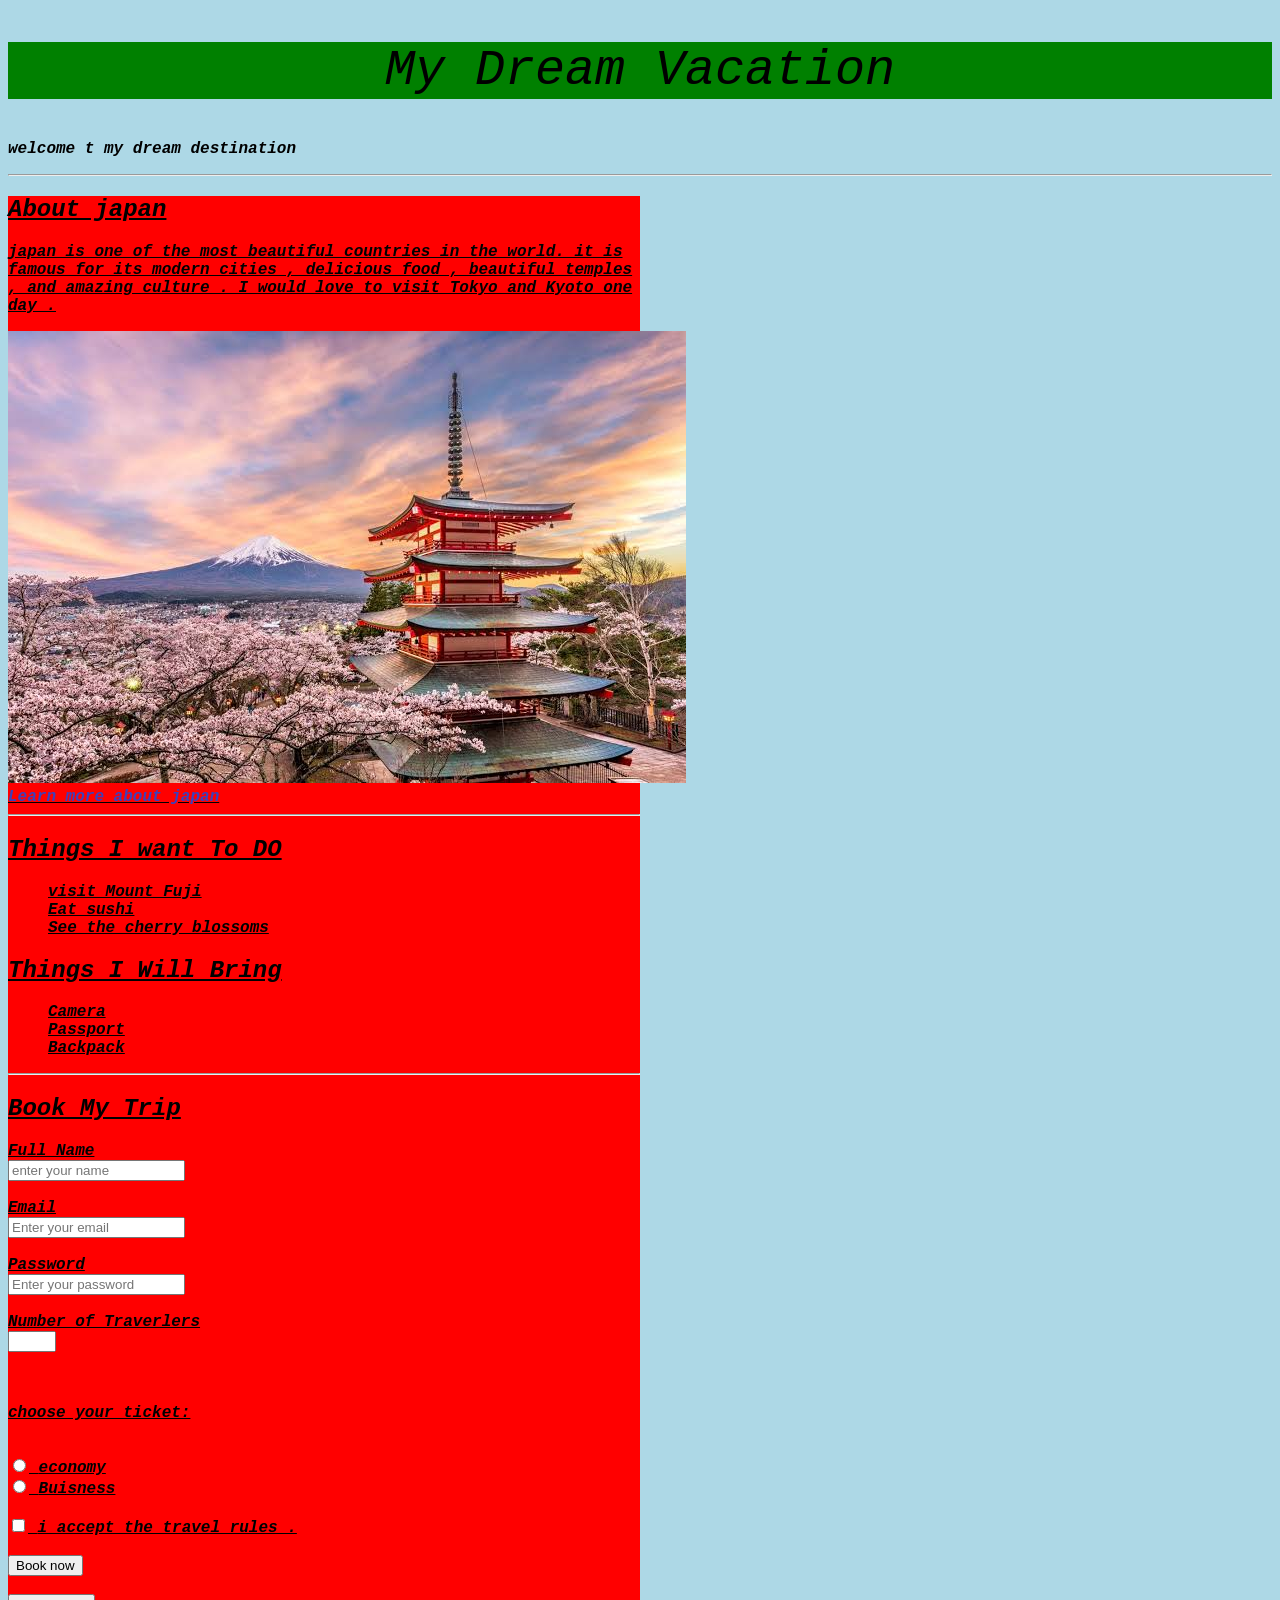
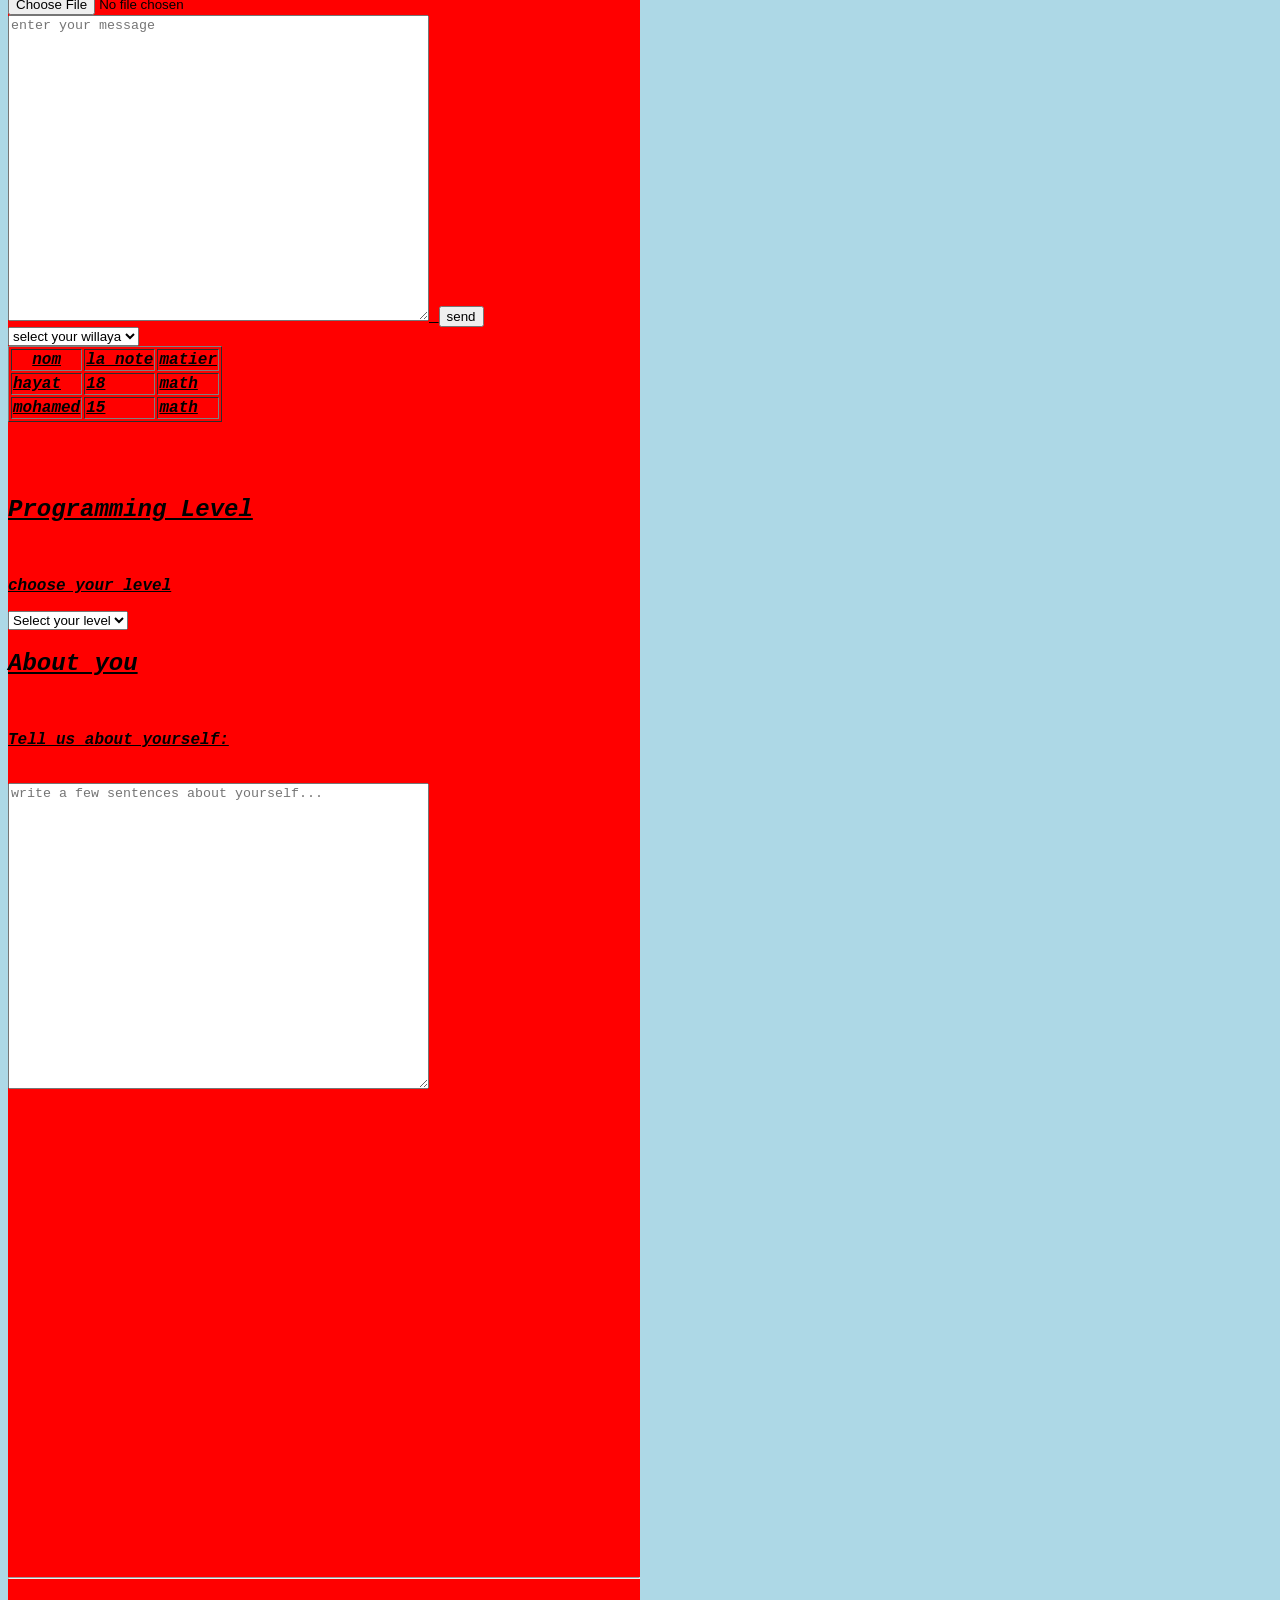
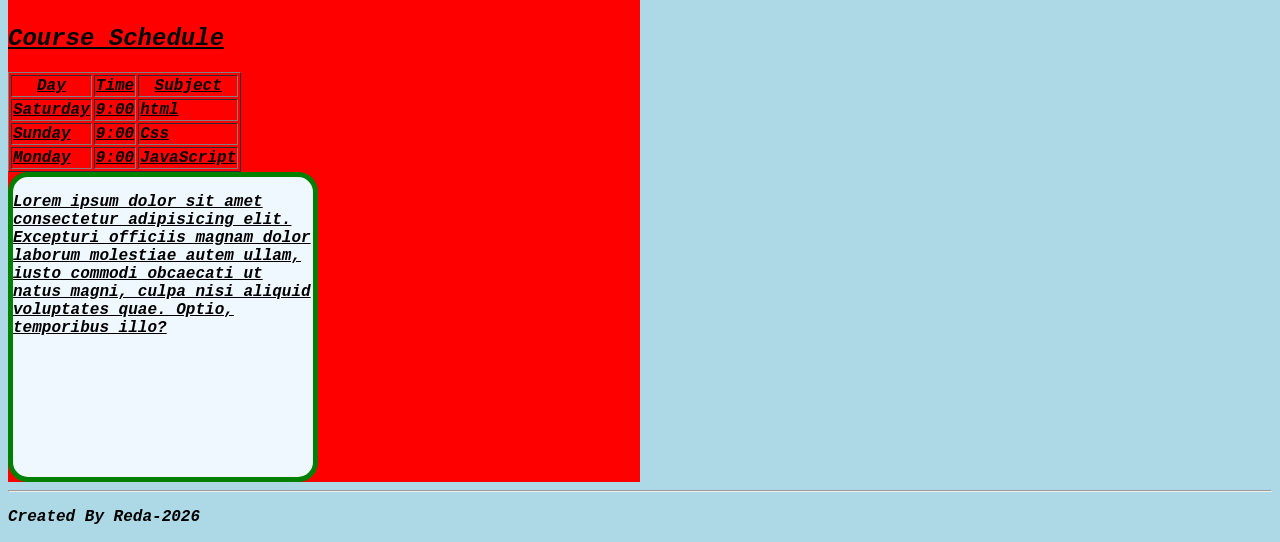
<file: index.html>
<!DOCTYPE html>
<html lang="en">
<head>
    <meta charset="UTF-8">
    <meta name="viewport" content="width=device-width, initial-scale=1.0">
    <title>Document</title>
    <link rel="stylesheet" href="style.css">
</head>
<body class="body">
    <!-- <img src="images.jpg" alt="cat">
    <a href="https://www.youtube.com/watch?v=dQw4w9WgXcQ" target="_blank">click me</a>
    <hr> -->
    <!-- <section>
        <label for="input">enter your name</label>
        <input type="text" id="input" required placeholder="enter your name">
        <input type="checkbox" id="input1">
        <label for="input1">i accept</label>
        <input type="checkbox" id="input2">
        <label for="input2">i did</label>
        <input type="radio" name="gender">
        <label for="">woman</label>
        <input type="radio" name="gender">
        <label for="">man</label>
    </section> -->
    <header>
        <section>
        <h1 class="title">My Dream Vacation</h1>
        <p>welcome t my dream destination</p>
        <hr>
        </section>
    </header>
    <main>

    <section>
           <h2>About japan</h2>
           <p> japan is one of the most beautiful countries in the world. it is famous for its modern cities , delicious food , beautiful temples , and amazing culture . I would love to visit Tokyo and Kyoto one day . </p>
           <img src="images (1).jpg" alt="image">
           <br>
           <a href="#" id="link">Learn more about japan</a>
           <hr>
    </section>
     <section>
        <h2>Things I want To DO</h2>
        <ol>
            <li>visit Mount Fuji</li>
            <li>Eat sushi</li>
            <li>See the cherry blossoms</li>
        </ol>
        <h2>Things I Will Bring</h2>
        <ul>
            <li>Camera</li>
            <li>Passport</li>
            <li>Backpack</li>
        </ul>
        <hr>
     </section>
     <section>
        <h2>Book My Trip</h2>
        <form>
            <label for="name">Full Name</label>
        <br>
        <input type="text" id="name" placeholder="enter your name">
        <br><br>
        <label for="email">Email</label>
        <br>
        <input type="email" id="email" placeholder="Enter your email">
        <br><br>
        <label for="password">Password</label>
        <br>
        <input type="password" id="password" placeholder="Enter your password">
        <br><br>
        <label for="number">Number of Traverlers</label>
        <br>
        <input type="number" id="number" min="0" max="10">
        <br><br><br>
        <P >choose your ticket:</p>
        <br>
        <input type="radio" name="ticket">
        <label>economy</label>
        <br>
        <input type="radio" name="ticket">
        <label>Buisness</label>
        <br><br>
        <input type="checkbox" id="accept">
        <label for="accept">i accept the travel rules .</label>
        <br><br>
        <button>Book now</button>
        <br><br>
        <input type="file" accept="png">
        
        <br>
        <textarea rows="20" cols="50" placeholder="enter your message"></textarea>
        <button>send</button>
        
        </form>
        
        

     </section>
     <section>
        <select>
            <option selected disabled>select your willaya</option>
            <option>alger</option>
            <option>sidi yaya</option>
            <option>blida</option>
            <option>oran</option>
        </select>
        <table border="1">
            <tr>
                <th>nom</th>
                <th>la note</th>
                <th>matier</th>
            </tr>
            <tr>
                <td>hayat</td>
                <td>18</td>
                <td>math</td>
            </tr>
            <tr>
                <td>mohamed</td>
                <td>15</td>
                <td>math</td>
            </tr>
        </table>
        <br><br><br>
        <h2>Programming Level</h2>
        <br>
        <p>choose your level</p>
        <select>
            <option selected disabled>Select your level</option>
            <option>beginner</option>
            <option>medium</option>
            <option>hard</option>
        </select>
        <br>
        <h2>About you</h2>
        <br>
        <p>Tell us about yourself:</p>
        <br>
        <textarea rows="20" cols="50" placeholder="write a few sentences about yourself..."></textarea>
        <br>
        <iframe width="560" height="315" src="https://www.youtube.com/embed/HD13eq_Pmp8?autoplay=1&mute=1" title="YouTube video player" frameborder="0" allow="accelerometer; autoplay; clipboard-write; encrypted-media; gyroscope; picture-in-picture; web-share" referrerpolicy="strict-origin-when-cross-origin" allowfullscreen></iframe>
        <video src="" style="width:300px" autoplay muted></video>
        <hr>
        <br>


     </section>
     <section>
        <h2>Course Schedule</h2>
        <table border="1">
            <tr>
                <th>Day</th>
                <th>Time</th>
                <th>Subject</th>
            </tr>
            <tr>
                <td>Saturday</td>
                <td>9:00</td>
                <td>html</td>
            </tr>
            <tr>
                <td>Sunday</td>
                <td>9:00</td>
                <td>Css</td>
            </tr>
            <tr>
                <td>Monday</td>
                <td>9:00</td>
                <td>JavaScript</td>
            </tr>
        </table>
        <div class="box">
            <p>Lorem ipsum dolor sit amet consectetur adipisicing elit. Excepturi officiis magnam dolor laborum molestiae autem ullam, iusto commodi obcaecati ut natus magni, culpa nisi aliquid voluptates quae. Optio, temporibus illo?</p>

        </div>
     </section>
    </main>

        
    <footer>
        <hr>
        <p>Created By Reda-2026</p>
    </footer>
        
    


    
</body>
</html>
</file>
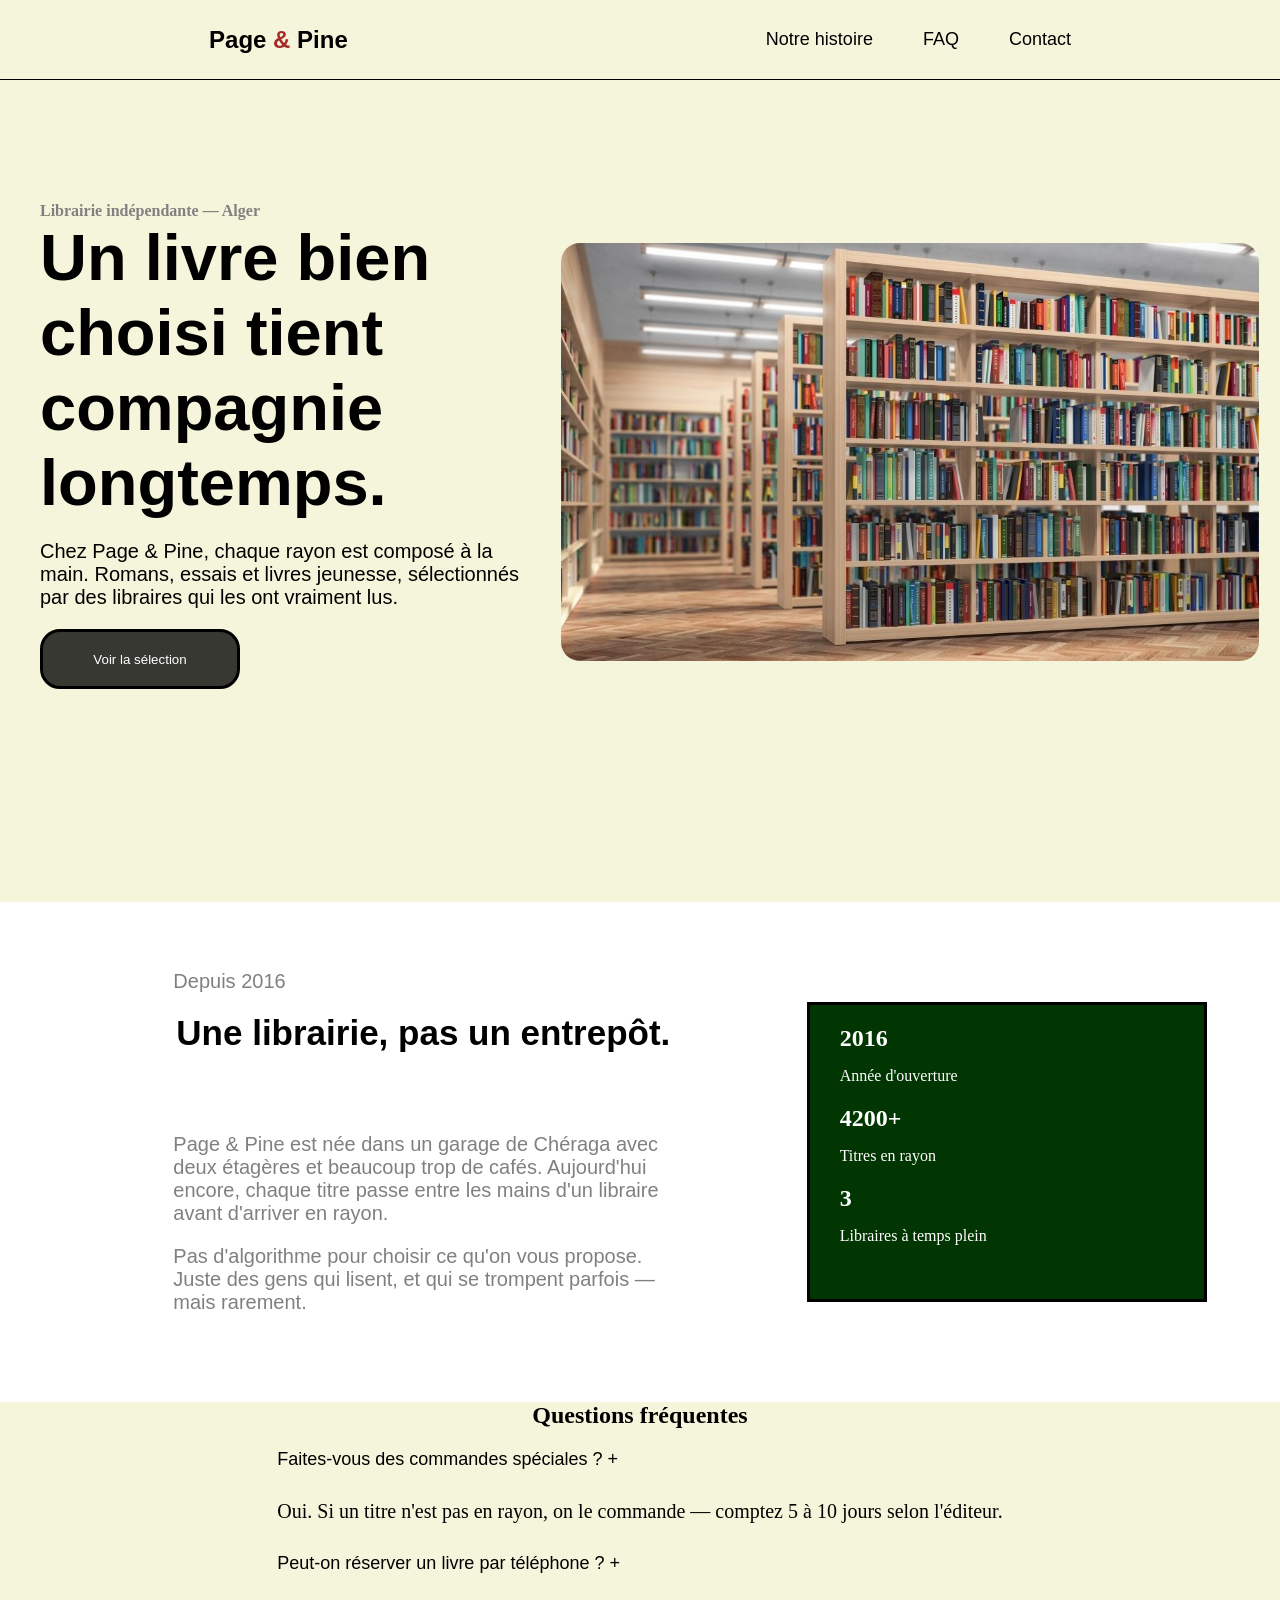
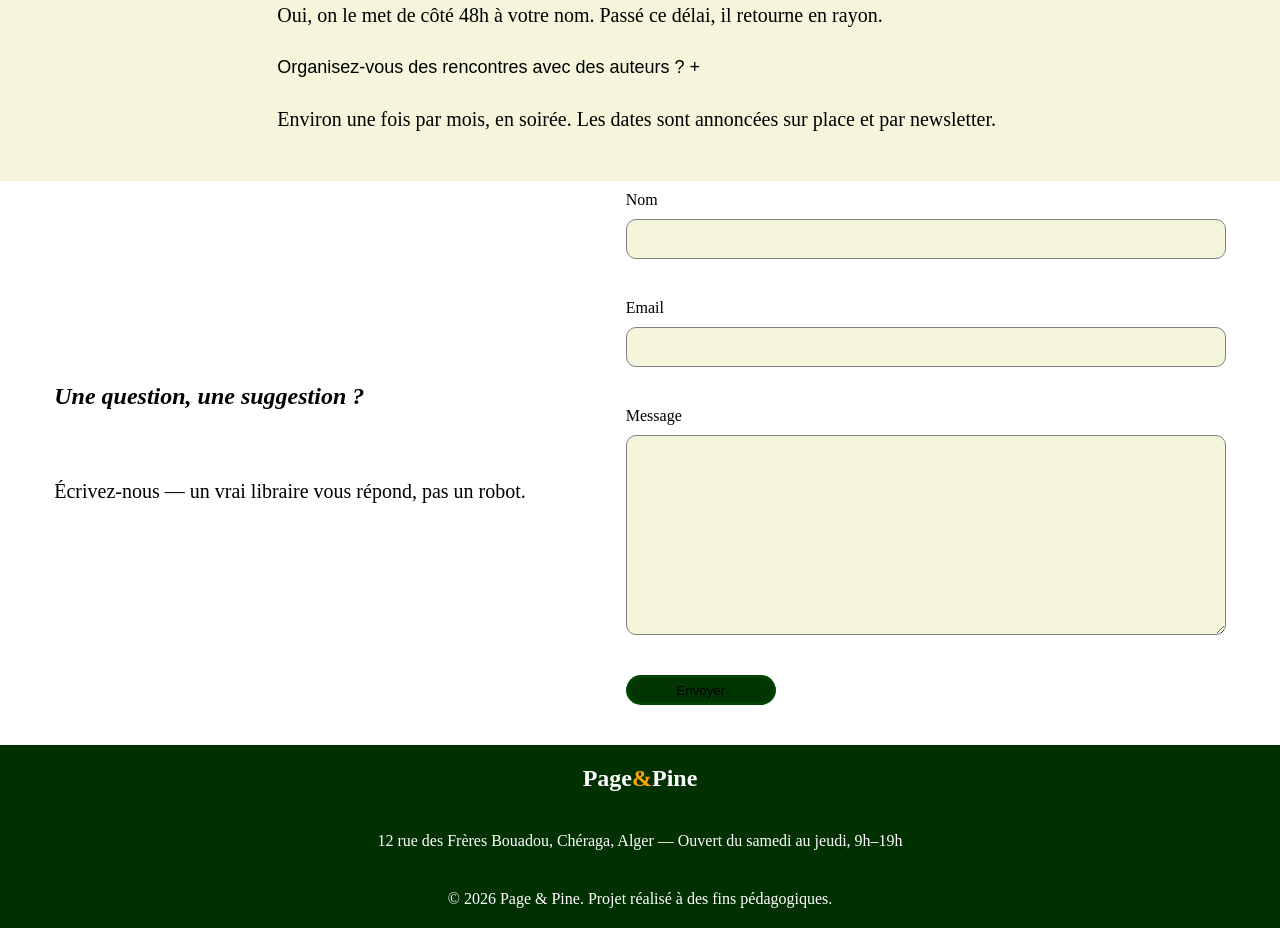
<file: page&pine.html>
<!DOCTYPE html>
<html lang="en">
<head>
    <meta charset="UTF-8">
    <meta name="viewport" content="width=device-width, initial-scale=1.0">
    <link rel="stylesheet" href="page&pine.css">
    <title>Document</title>
</head>
<body>
    <header>
        <nav>
            
                <h2>Page <span>&</span> Pine</h2>
                <ul>
                    <li><a href="">Notre histoire</a></li>
                    <li><a href="">FAQ</a></li>
                    <li><a href="">Contact</a></li>
                </ul>
                
            
        </nav>
        <hr>
    </header>
    <main>
        <section class="info">
            <div>
                <h4>Librairie indépendante — Alger</h4>
                <h1>Un livre bien choisi tient compagnie longtemps.</h1>
                <p>Chez Page & Pine, chaque rayon est composé à la main. Romans, essais et livres jeunesse, sélectionnés par des libraires qui les ont vraiment lus.</p>
                <button>Voir la sélection</button>
            </div>
            <img src="library.jpg" alt="">
        </section>
        <section class="history">
            <div class="about">
                <p>Depuis 2016</p>
                <h1>Une librairie, pas un entrepôt.</h1>
                <p>Page & Pine est née dans un garage de Chéraga avec deux étagères et beaucoup trop de cafés. Aujourd'hui encore, chaque titre passe entre les mains d'un libraire avant d'arriver en rayon.</p>
                <p>Pas d'algorithme pour choisir ce qu'on vous propose. Juste des gens qui lisent, et qui se trompent parfois — mais rarement.</p>

            </div>
            <div class="analysts">
                <h1>2016</h1>
                <p>Année d'ouverture</p>
                <h1>4200+</h1>
                <p>Titres en rayon</p>
                <h1>3</h1>
                <p>Libraires à temps plein</p>

            </div>
        </section>
        <section class="questions">
            <h1>Questions fréquentes</h1>
            <div class="FAQ" >
                <button class="question">Faites-vous des commandes spéciales ? <span class="add">+</span></button>
                <p class="answer">Oui. Si un titre n'est pas en rayon, on le commande — comptez 5 à 10 jours selon l'éditeur.</p>
                <button class="question">Peut-on réserver un livre par téléphone ? <span>+</span></button>
                <p class="answer">Oui, on le met de côté 48h à votre nom. Passé ce délai, il retourne en rayon.</p>
                <button class="question">Organisez-vous des rencontres avec des auteurs ? <span>+</span></button>
                <p class="answer">Environ une fois par mois, en soirée. Les dates sont annoncées sur place et par newsletter.</p>

            </div>
        </section>
        <section class="form">
            <div class="tell_us">
                <h1>Une question, une suggestion ?</h1>
                <p>Écrivez-nous — un vrai libraire vous répond, pas un robot.</p>

            </div>
            <div> 
                <form action="">
                    <label for="nom">Nom</label>
                    <input type="text" id="nom"> 
                    <label for="email">Email</label>
                    <input type="email" id="email">
                    <label for="message">Message</label>
                    <textarea name="" id="message"></textarea>
                    <button>Envoyer</button>
                </form>
            </div>
        </section>
    </main>
    <footer>
        <h2>Page<span>&</span>Pine</h2>
        <p class="location"> 12 rue des Frères Bouadou, Chéraga, Alger — Ouvert du samedi au jeudi, 9h–19h</p>
        <p>© 2026 Page & Pine. Projet réalisé à des fins pédagogiques.</p>
    </footer>
</body>
</html>
</file>
<file: style.css>
.body{
    font-weight: 600;
    font-family:'Courier New', Courier, monospace;
    background-color: lightblue ;
    font-style: italic;

    
}
main{
    width: 50%;
    background-color: red;
    text-decoration: underline;
    
    
}

.title{
    font-size: 50px;
    text-align:center;
    background-color: green;
    font-weight:lighter;
    
    
}
ol , ul{
    list-style: none;
}
#link{
    text-decoration: none;
    color: rgb(63, 63, 185);
}
.box{
    width: 300px;
    height: 300px;
    border:5px,solid,green;
    border-radius: 20px;
    background-color: aliceblue;
}
</file>
<file: page&pine.css>
*{
    margin: 0;
    padding: 0;
    box-sizing: border-box;
}
nav{
    width: 100%;
    height: 80px;
    display:flex ;
    justify-content: space-around;
    align-items: center;
    background-color: beige;
    font-family: 'Gill Sans', 'Gill Sans MT', Calibri, 'Trebuchet MS', sans-serif;
    position: fixed;
    border-bottom:1px solid black;
}
nav span{
    color: brown;
}
nav ul{
    display: flex;
    gap: 50px;
    list-style: none;
    font-size: large;
    
}
nav a{
    color: black;
    text-decoration: none;
}

/* the info section */

.info{
    width: 100%;
    display: flex;
    justify-content: space-between;
    align-items: center;
    text-align: center;
    background-color: beige;
    padding-inline: 20px;
    height: 100vh;
}
.info div{
    width: 50%;
    height: 500px;
    text-align: left;
    
    padding-inline: 20px;
    
    

}
.info h4{
    color: gray;
}
.info h1{
    font-size: 65px;

    font-family:'Segoe UI', Tahoma, Geneva, Verdana, sans-serif
}
.info p{
    /* text-align: center; */
    font-family: 'Gill Sans', 'Gill Sans MT', Calibri, 'Trebuchet MS', sans-serif;
    display: flex;
    font-size: 20px;
    margin-block: 20px;
}
.info button{
    width: 200px;
    height: 60px;
    border: 3px solid black;
    background-color: rgba(0, 0, 0, 0.767);
    border-radius: 20px;
    color: white;
}
.info img{
width: 700px;
border: 1px solid transparent;
border-radius: 20px;

}

/* histiry section */

.history{
    display: flex;
    justify-content: space-evenly;
    align-items: center;
    text-align: center;
    height: 500px;
    gap: 60px;
    width: 100%;
    position: relative;
}
.analysts{
    width: 400px;
    /* position: absolute; */

    height: 300px;
    text-align: left;
    padding-left: 30px;
    background-color: rgb(1, 53, 1);
    align-items: center;
    border: 3px solid black;
    color: white;
    
}
.analysts h1{
    padding-top: 20px;
}
.analysts p{
    padding-top: 15px;
}
.about{
    font-family: 'Gill Sans', 'Gill Sans MT', Calibri, 'Trebuchet MS', sans-serif;
    padding-left: 100px;
    width: 600px;

}
.about h1{
    font-size: 35px;
    margin-bottom: 80px;
}
.about p{
    text-align: left;
    font-size: 20px;
    color: gray;
    margin-bottom: 20px;
}

/* qestions section */


.questions{
    background-color: beige;
    display: flex;
    flex-direction: column;
    align-items: center;
}
.FAQ button{
    border: none;
    font-size: large;
    background-color: beige;
    padding-bottom: 30px;
    text-align: left;
    
}
.answer{
    /* display: none; */
    padding-bottom: 30px;
    
}
.questions div{
    margin-block: 20px;
    font-size: 20px;
    display: flex;
    flex-direction: column;
}
.active{
    display: flex;
}



/* fom section */

.form{
    display: flex;
    justify-content: center;
    align-items: center;
    

}
.form div{
    padding-inline: 50px;
}
.form form{
    display: flex;
    flex-direction: column;

}
.form input{
    width: 600px;
    height: 40px;
    margin-bottom: 30px;
    border: 1px solid gray;
    border-radius: 10px;
    background-color: beige  ;
}
.form label{
    margin-block: 10px;
}
textarea{
    height: 200px;
    margin-bottom: 40px;
    border: 1px solid gray;
    border-radius: 10px;
    background-color: beige;
}
.form button{
    border: 3px solid rgba(0, 100, 0, 0.356);
    border-radius: 20px;
    width: 150px;
    height: 30px;
    background-color: rgb(1, 53, 1)
    
    
}
.tell_us h1{
    font-style: italic  ;
    margin-bottom: 70px;
}
.tell_us p{
    font-size: 20px;
}

footer{
    background-color: rgb(1, 48, 1);
    color:  white;
    display: flex;
    flex-direction: column;
    align-items: center;
    margin-top: 40px;
}
footer span{
    color: orange;
}
footer h2{
    margin-block: 20px;
}
footer p{
    margin-block:20px;
}
</file>
